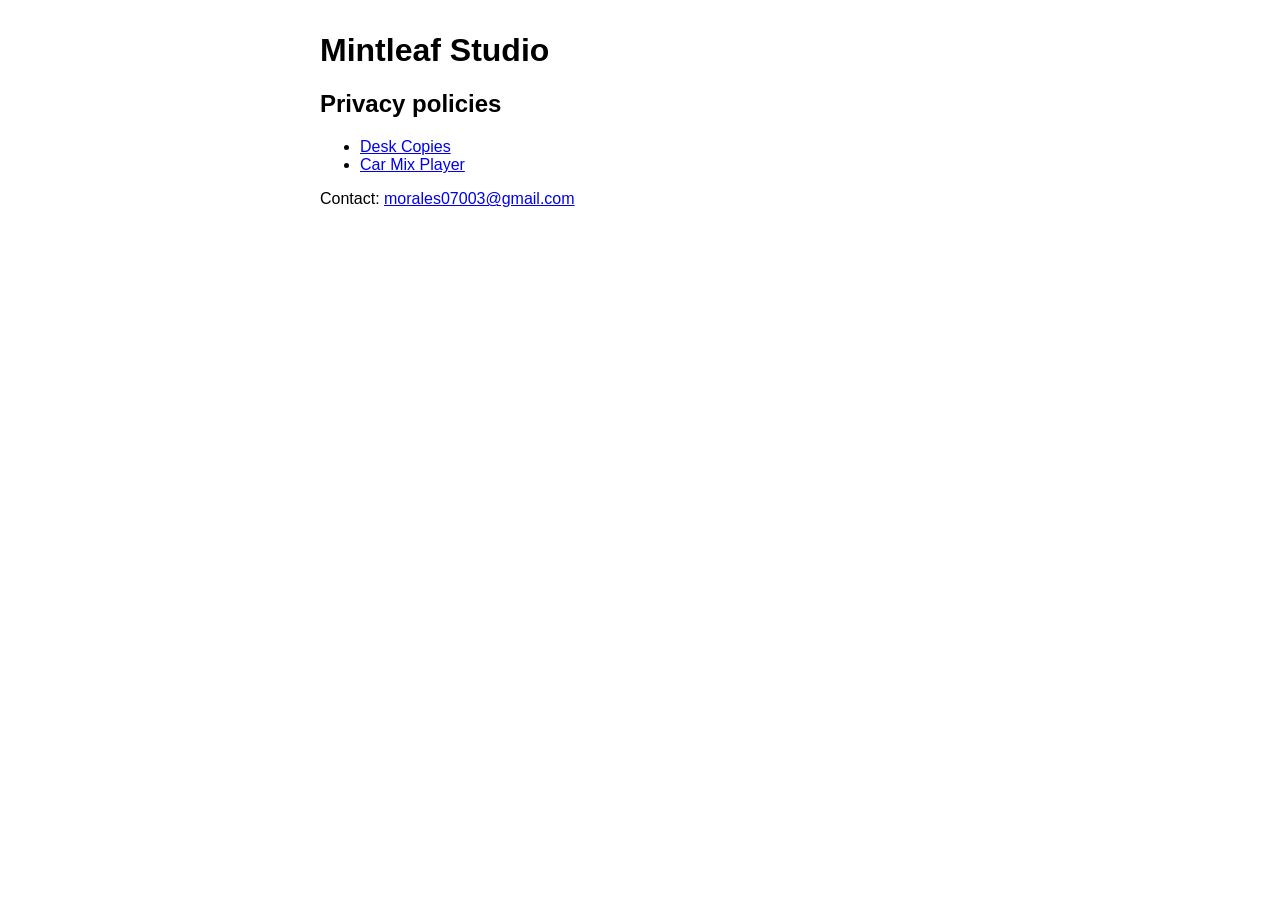
<file: index.html>
<!DOCTYPE html><html lang="en"><head><meta charset="utf-8"><meta name="viewport" content="width=device-width, initial-scale=1"><title>Mintleaf Studio — Legal</title></head>
<body style="font-family:sans-serif;max-width:40rem;margin:2rem auto;padding:0 1rem"><h1>Mintleaf Studio</h1><h2>Privacy policies</h2><ul><li><a href="desk-copies/privacy.html">Desk Copies</a></li><li><a href="car-mix-player/privacy.html">Car Mix Player</a></li></ul><p>Contact: <a href="mailto:morales07003@gmail.com">morales07003@gmail.com</a></p></body></html>
</file>
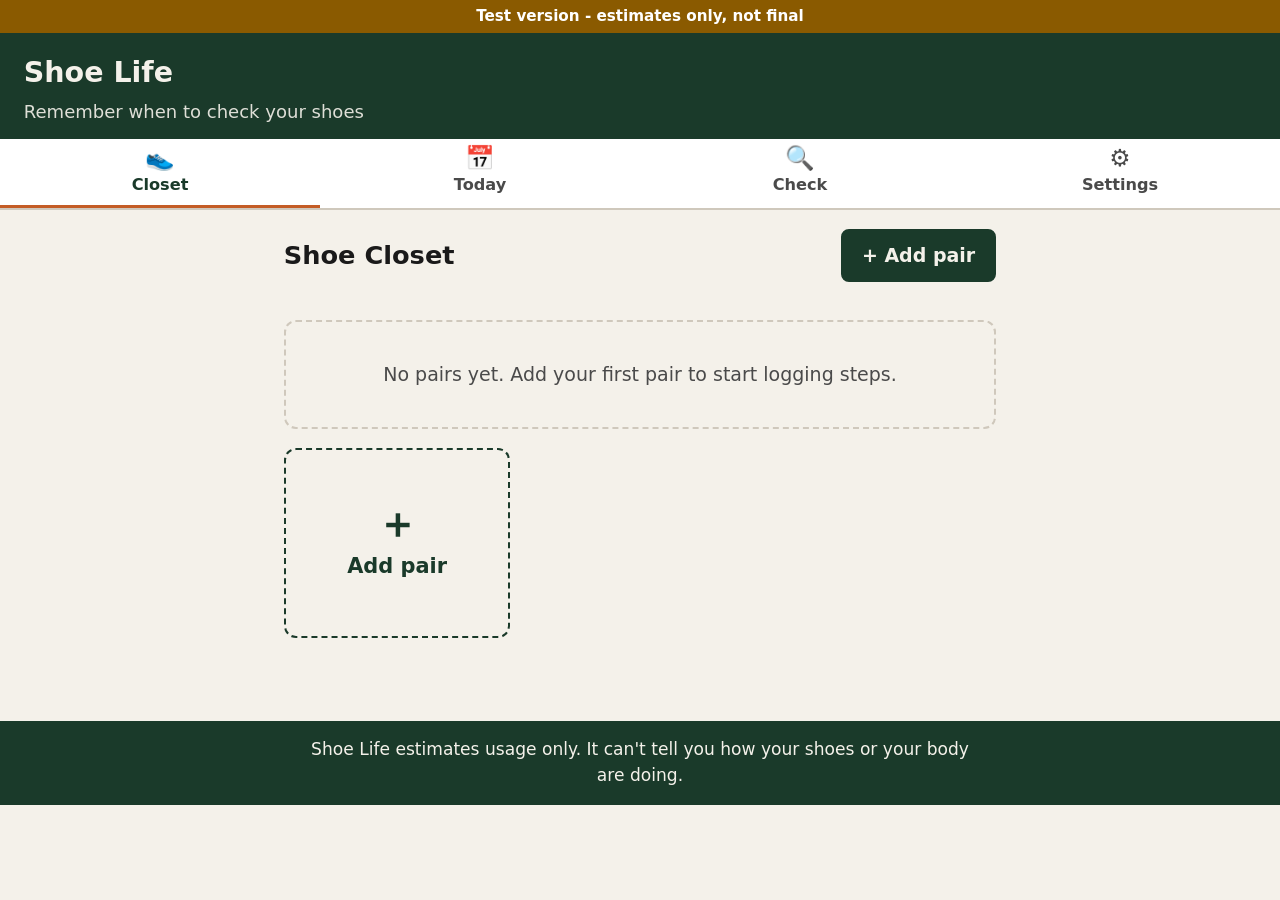
<file: shoe-life/index.html>
<!DOCTYPE html>
<html lang="en">
<head>
  <meta charset="utf-8">
  <meta name="viewport" content="width=device-width, initial-scale=1, viewport-fit=cover">
  <meta name="robots" content="noindex">
  <meta name="theme-color" content="#1a3a2a">
  <meta name="description" content="Shoe Life — on-device reminder to check your shoes. Estimates usage only.">
  <meta http-equiv="Content-Security-Policy" content="default-src 'self'; script-src 'self'; style-src 'self'; img-src 'self' data: blob:; connect-src 'self'; font-src 'self'; object-src 'none'; base-uri 'self'; form-action 'self'">
  <title>Shoe Life</title>
  <link rel="manifest" href="manifest.webmanifest">
  <link rel="stylesheet" href="styles.css">
  <link rel="icon" href="icons/icon.svg" type="image/svg+xml">
  <link rel="apple-touch-icon" href="icons/icon.svg">
</head>
<body>
  <a class="skip-link" href="#main">Skip to main content</a>
  <p class="test-banner" role="note">Test version - estimates only, not final</p>

  <header class="app-header">
    <h1 class="app-title">Shoe Life</h1>
    <p class="app-tagline">Remember when to check your shoes</p>
  </header>

  <nav class="tab-bar" role="navigation" aria-label="Main">
    <button type="button" class="tab active" data-view="home" aria-current="page">
      <span class="tab-icon" aria-hidden="true">👟</span>
      <span>Closet</span>
    </button>
    <button type="button" class="tab" data-view="today">
      <span class="tab-icon" aria-hidden="true">📅</span>
      <span>Today</span>
    </button>
    <button type="button" class="tab" data-view="check">
      <span class="tab-icon" aria-hidden="true">🔍</span>
      <span>Check</span>
    </button>
    <button type="button" class="tab" data-view="settings">
      <span class="tab-icon" aria-hidden="true">⚙️</span>
      <span>Settings</span>
    </button>
  </nav>

  <main id="main" class="main" tabindex="-1">
    <!-- Home: Shoe Closet grid -->
    <section id="view-home" class="view" aria-labelledby="home-heading">
      <div class="view-header">
        <h2 id="home-heading">Shoe Closet</h2>
        <button type="button" class="btn btn-primary" id="btn-add-pair">+ Add pair</button>
      </div>
      <div id="check-banners" class="banners" role="region" aria-label="Check prompts"></div>
      <p id="home-empty" class="empty-state hidden">No pairs yet. Add your first pair to start logging steps.</p>
      <div id="pair-list" class="closet-grid" aria-label="Your pairs"></div>

      <div id="wear-today" class="form-card wear-today hidden" role="region" aria-labelledby="wear-today-heading">
        <h3 id="wear-today-heading" class="subhead">Today</h3>
        <p id="wear-selected" class="wear-selected"></p>
        <label for="wear-steps">Steps today (manual entry)</label>
        <input type="number" id="wear-steps" min="0" max="100000" step="1" inputmode="numeric" placeholder="e.g. 8500">
        <button type="button" class="btn btn-primary btn-block" id="btn-wear-today">👟 Wearing These Today</button>
        <p id="wear-status" class="hint" role="status" aria-live="polite"></p>
        <p class="hint">All of today's steps go to the selected pair. Miles = steps ÷ 2,000 (display only). Automatic step syncing will come in the Android version.</p>
      </div>
    </section>

    <!-- Today: log steps -->
    <section id="view-today" class="view hidden" aria-labelledby="today-heading">
      <h2 id="today-heading">Log steps</h2>
      <p class="hint">Enter steps by hand for now. Automatic step syncing will come in the Android version.</p>
      <form id="form-log-steps" class="form-card">
        <label for="log-date">Date</label>
        <input type="date" id="log-date" required>

        <fieldset>
          <legend>How are you entering steps?</legend>
          <label class="radio-row"><input type="radio" name="log-source" value="manual" checked> Manual entry</label>
          <label class="radio-row"><input type="radio" name="log-source" value="shift"> Shift template</label>
          <label class="radio-row"><input type="radio" name="log-source" value="csv"> CSV import (stub)</label>
        </fieldset>

        <div id="manual-fields">
          <label for="log-steps">Steps today</label>
          <div class="input-row">
            <input type="number" id="log-steps" min="0" max="100000" step="1" inputmode="numeric" placeholder="e.g. 8500">
            <button type="button" class="btn btn-secondary" id="btn-same-usual" title="Use your usual daily steps">Same as usual</button>
          </div>
        </div>

        <div id="shift-fields" class="hidden">
          <label for="shift-template">Shift type</label>
          <select id="shift-template"></select>
          <p class="hint" id="shift-hint"></p>
        </div>

        <div id="csv-fields" class="hidden">
          <p class="hint">CSV import is a stub in v0.1. Pick a Google Fit / Samsung Health / Apple Health export when you have a fixture. Parsing stays on-device.</p>
          <label for="csv-file">CSV file</label>
          <input type="file" id="csv-file" accept=".csv,text/csv">
          <p id="csv-status" class="hint" role="status"></p>
        </div>

        <label for="log-standing">Standing hours (optional, estimate)</label>
        <input type="number" id="log-standing" min="0" max="24" step="0.5" inputmode="decimal" placeholder="e.g. 2">
        <p class="hint estimate-note">We count standing too; this is a rough guess (placeholder).</p>

        <label for="log-pair">Worn today</label>
        <select id="log-pair" required></select>

        <button type="submit" class="btn btn-primary btn-block">Save day log</button>
      </form>

      <h3 class="subhead">Recent logs</h3>
      <ul id="recent-logs" class="list-plain"></ul>
    </section>

    <!-- Check wizard -->
    <section id="view-check" class="view hidden" aria-labelledby="check-heading">
      <h2 id="check-heading">Check your shoes</h2>
      <p class="lede">A short look-and-press routine. Record what you see. This app cannot tell you how your shoes or your body are doing.</p>

      <form id="form-check" class="form-card">
        <label for="check-pair">Pair</label>
        <select id="check-pair" required></select>

        <fieldset>
          <legend>1. Look (about 20 seconds)</legend>
          <ul class="check-list">
            <li>Creasing in the midsole side walls</li>
            <li>Outsole worn through to foam</li>
            <li>Heel counter leaning</li>
          </ul>
        </fieldset>

        <fieldset>
          <legend>2. Press-test the heel</legend>
          <p class="hint">Press the heel foam with your thumb. Compare with how it felt when new, or with a new pair of the same model.</p>
        </fieldset>

        <fieldset id="visual-guide">
          <legend>Visual check guide (optional)</legend>
          <p class="hint">Three quick checks. Your answers suggest a result in step 4; you can always change it.</p>

          <h3 class="subhead">A. Crease test</h3>
          <svg class="vc-svg" viewBox="0 0 200 90" role="img" aria-labelledby="svg-crease-t"><title id="svg-crease-t">Side view of a shoe with deep lines in the midsole side wall</title>
<path d="M15 55 Q20 25 60 25 L110 30 Q150 30 175 45 Q190 52 185 60 L15 60 Z" fill="#e8efe9" stroke="#1a3a2a" stroke-width="3"/>
<rect x="12" y="60" width="176" height="18" rx="6" fill="#fff" stroke="#1a3a2a" stroke-width="3"/>
<path d="M70 62 q4 7 0 14 M85 62 q5 7 0 14 M100 62 q4 7 0 14" fill="none" stroke="#a33" stroke-width="3" stroke-linecap="round"/></svg>
          <p>Look at the side of the foam under the heel and forefoot. Are there deep creases that stay when the shoe is not being worn?</p>
          <div class="radio-group" role="radiogroup" aria-label="Crease test"><label class="radio-row"><input type="radio" name="vc-crease" value="no"> ✓ No deep creases</label><label class="radio-row"><input type="radio" name="vc-crease" value="some"> 👀 A few light creases</label><label class="radio-row"><input type="radio" name="vc-crease" value="yes"> ⚠️ Deep creases that stay</label><label class="radio-row"><input type="radio" name="vc-crease" value="skip" checked> Skip</label></div>

          <h3 class="subhead">B. Flat-table tilt test</h3>
          <svg class="vc-svg" viewBox="0 0 200 110" role="img" aria-labelledby="svg-tilt-t"><title id="svg-tilt-t">Back view of a shoe on a flat table, leaning to one side next to a straight dashed line</title>
<line x1="10" y1="95" x2="190" y2="95" stroke="#1a3a2a" stroke-width="4"/>
<line x1="100" y1="15" x2="100" y2="95" stroke="#555" stroke-width="2" stroke-dasharray="6 5"/>
<g transform="rotate(10 100 93)"><path d="M75 92 L75 40 Q75 20 100 20 Q125 20 125 40 L125 92 Z" fill="#e8efe9" stroke="#1a3a2a" stroke-width="3"/>
<rect x="70" y="78" width="60" height="15" rx="4" fill="#fff" stroke="#1a3a2a" stroke-width="3"/></g></svg>
          <p>Put the shoe on a flat table and look at it from behind at eye level. Does it lean to one side?</p>
          <div class="radio-group" role="radiogroup" aria-label="Tilt test"><label class="radio-row"><input type="radio" name="vc-tilt" value="no"> ✓ Sits straight</label><label class="radio-row"><input type="radio" name="vc-tilt" value="some"> 👀 Leans a little</label><label class="radio-row"><input type="radio" name="vc-tilt" value="yes"> ⚠️ Leans clearly</label><label class="radio-row"><input type="radio" name="vc-tilt" value="skip" checked> Skip</label></div>

          <h3 class="subhead">C. Thumb-press rebound</h3>
          <svg class="vc-svg" viewBox="0 0 200 90" role="img" aria-labelledby="svg-press-t"><title id="svg-press-t">A thumb pressing the heel foam of a shoe</title>
<path d="M20 50 Q25 25 70 25 L150 30 Q185 35 185 52 L20 55 Z" fill="#e8efe9" stroke="#1a3a2a" stroke-width="3"/>
<rect x="15" y="55" width="172" height="20" rx="6" fill="#fff" stroke="#1a3a2a" stroke-width="3"/>
<ellipse cx="35" cy="50" rx="13" ry="18" fill="#f3d9c4" stroke="#1a3a2a" stroke-width="3" transform="rotate(-25 35 50)"/>
<path d="M30 70 l-8 10 M40 70 l8 10" stroke="#1a3a2a" stroke-width="2"/></svg>
          <p>Press the heel foam firmly with your thumb, then let go. Compare with a newer pair if you have one. Does it feel flat or slow to spring back?</p>
          <div class="radio-group" role="radiogroup" aria-label="Thumb-press rebound"><label class="radio-row"><input type="radio" name="vc-press" value="no"> ✓ Springs back like new</label><label class="radio-row"><input type="radio" name="vc-press" value="some"> 👀 A bit softer or slower</label><label class="radio-row"><input type="radio" name="vc-press" value="yes"> ⚠️ Feels flat or stays pressed</label><label class="radio-row"><input type="radio" name="vc-press" value="skip" checked> Skip</label></div>
          <p id="vc-suggest" class="hint" role="status" aria-live="polite"></p>
        </fieldset>

        <fieldset>
          <legend>3. Optional gauge or durometer</legend>
          <label for="check-method">Method</label>
          <select id="check-method">
            <option value="visual">Visual only</option>
            <option value="press-test">Press-test</option>
            <option value="gauge">Shoe Life gauge (estimate bands)</option>
            <option value="durometer">Durometer reading</option>
          </select>
          <label for="check-reading">Reading (optional)</label>
          <input type="number" id="check-reading" step="0.1" inputmode="decimal" placeholder="e.g. depth mm or Shore A">
          <p class="hint estimate-note">Gauge bands are design targets, not validated. See GAUGE.md.</p>
        </fieldset>

        <fieldset>
          <legend>4. Result</legend>
          <label class="radio-row"><input type="radio" name="check-result" value="ok" checked> Looks fine for now</label>
          <label class="radio-row"><input type="radio" name="check-result" value="watch"> Worth a closer look</label>
          <label class="radio-row"><input type="radio" name="check-result" value="replace"> Consider replacing soon</label>
        </fieldset>

        <label for="check-note">Note (optional)</label>
        <textarea id="check-note" rows="2" maxlength="500"></textarea>

        <label class="check-row">
          <input type="checkbox" id="check-retire">
          Retire this pair after saving
        </label>

        <button type="submit" class="btn btn-primary btn-block">Save check</button>
      </form>
    </section>

    <!-- Settings -->
    <section id="view-settings" class="view hidden" aria-labelledby="settings-heading">
      <h2 id="settings-heading">Settings</h2>

      <form id="form-settings" class="form-card">
        <label for="weight-band">Body weight band (optional, estimate factor)</label>
        <select id="weight-band">
          <option value="">Not set</option>
          <option value="lt60">&lt; 60 kg (factor 0.9 — estimate)</option>
          <option value="60-80">60–80 kg (factor 1.0 — estimate)</option>
          <option value="80-100">80–100 kg (factor 1.1 — estimate)</option>
          <option value="gt100">&gt; 100 kg (factor 1.2 — estimate)</option>
        </select>
        <p class="hint estimate-note">Weight factors are placeholders. No published coefficient exists yet.</p>

        <label for="usual-steps">Usual daily steps</label>
        <input type="number" id="usual-steps" min="0" max="100000" step="1" inputmode="numeric" value="8000">

        <label for="default-threshold">Default check threshold (effective steps, estimate)</label>
        <input type="number" id="default-threshold" min="100000" max="2000000" step="10000" inputmode="numeric" value="700000">
        <p class="hint estimate-note">Default 700,000 steps (about 350 mi at 2,000 steps per mile) is a heuristic, not validated science. Foam type, age and weight band still adjust it. You can override per pair.</p>

        <h3 class="subhead">Shift templates</h3>
        <div id="shift-list"></div>
        <button type="button" class="btn btn-secondary" id="btn-add-shift">+ Add shift template</button>

        <button type="submit" class="btn btn-primary btn-block">Save settings</button>
      </form>

      <div class="form-card">
        <h3 class="subhead">Data</h3>
        <button type="button" class="btn btn-secondary btn-block" id="btn-export">Export JSON</button>
        <label class="btn btn-secondary btn-block file-label">
          Import JSON
          <input type="file" id="btn-import" accept="application/json,.json" hidden>
        </label>
        <button type="button" class="btn btn-danger btn-block" id="btn-wipe">Wipe all data</button>
        <p class="hint">Everything stays on this device. Export/import is a local file only.</p>
      </div>

      <p><a href="privacy.html">Privacy &amp; about (includes link disclosure)</a></p>
    </section>

    <!-- Add / edit pair dialog (inline panel) -->
    <section id="view-pair-form" class="view hidden" aria-labelledby="pair-form-heading">
      <h2 id="pair-form-heading">Add pair</h2>
      <form id="form-pair" class="form-card">
        <input type="hidden" id="pair-id">
        <label for="pair-nickname">Nickname</label>
        <input type="text" id="pair-nickname" required maxlength="60" placeholder="e.g. Daily Walkers">

        <fieldset class="photo-field">
          <legend>Photo (optional, stays on this device)</legend>
          <img id="pair-photo-preview" class="pair-photo-large hidden" alt="Photo preview">
          <div class="btn-row">
            <label class="btn btn-secondary file-label">📷 Take photo
              <input type="file" id="pair-photo-camera" accept="image/*" capture="environment" hidden>
            </label>
            <label class="btn btn-secondary file-label">🖼️ Choose file
              <input type="file" id="pair-photo" accept="image/*" hidden>
            </label>
          </div>
          <button type="button" class="btn btn-link hidden" id="btn-photo-remove">Remove photo</button>
          <p class="hint">Shrunk to about 512 px on this device and saved only here. Never uploaded.</p>
        </fieldset>

        <label for="pair-type">Type</label>
        <select id="pair-type" required>
          <option value="running">Running / max-cushion (typeFactor 1.0 — estimate)</option>
          <option value="walking">Walking / court (typeFactor 0.9 — estimate)</option>
          <option value="work">Work / nursing clog (typeFactor 0.8 — estimate)</option>
          <option value="casual">Casual / fashion (typeFactor 1.0 — estimate)</option>
        </select>
        <p class="hint estimate-note">Type factors are initial guesses. No published data supports these numbers yet.</p>

        <label for="pair-purchase">Purchase / start date</label>
        <input type="date" id="pair-purchase" required>

        <label for="pair-first-worn">Date first worn</label>
        <input type="date" id="pair-first-worn">
        <p class="hint estimate-note">After about 12 months we start lowering the estimate a little at a time, even with few steps (full effect by about 18–24 months). This is an estimate.</p>

        <label for="pair-foam">Foam type</label>
        <select id="pair-foam">
          <option value="standard">Standard foam — EVA (factor 1.0 — estimate)</option>
          <option value="super">Racing / super foam — PEBA, ETPU, e.g. ZoomX, Boost (factor 0.7 — estimate)</option>
          <option value="firm">Firm / PU / work shoe (factor 1.1 — estimate)</option>
          <option value="unsure">Unsure (factor 1.0 — estimate)</option>
        </select>
        <p class="hint estimate-note">Foam factors are placeholders, not validated. A lower factor means a check sooner.</p>

        <label for="pair-brand">Brand and model (optional, used only for the insole and shop searches)</label>
        <input type="text" id="pair-brand" maxlength="80" placeholder="e.g. Brand Model 3">

        <label for="pair-start-steps">Starting effective steps (usually 0)</label>
        <input type="number" id="pair-start-steps" min="0" value="0" step="1" inputmode="numeric">

        <label for="pair-threshold">Check threshold override (optional)</label>
        <input type="number" id="pair-threshold" min="100000" max="2000000" step="10000" inputmode="numeric" placeholder="Use default">

        <label for="pair-baseline">Baseline gauge reading (optional)</label>
        <input type="number" id="pair-baseline" step="0.1" inputmode="decimal" placeholder="When new">

        <div class="btn-row">
          <button type="button" class="btn btn-secondary" id="btn-pair-cancel">Cancel</button>
          <button type="submit" class="btn btn-primary">Save pair</button>
        </div>
      </form>
    </section>

    <!-- Pair detail -->
    <section id="view-pair-detail" class="view hidden" aria-labelledby="pair-detail-heading">
      <button type="button" class="btn btn-link" id="btn-detail-back">← Back to pairs</button>
      <h2 id="pair-detail-heading">Pair</h2>
      <div id="pair-detail-body"></div>
    </section>
  </main>

  <footer class="app-footer" role="contentinfo">
    <p>Shoe Life estimates usage only. It can't tell you how your shoes or your body are doing.</p>
  </footer>

  <div id="toast" class="toast hidden" role="status" aria-live="polite"></div>

  <script src="app.js" defer></script>
</body>
</html>
</file>
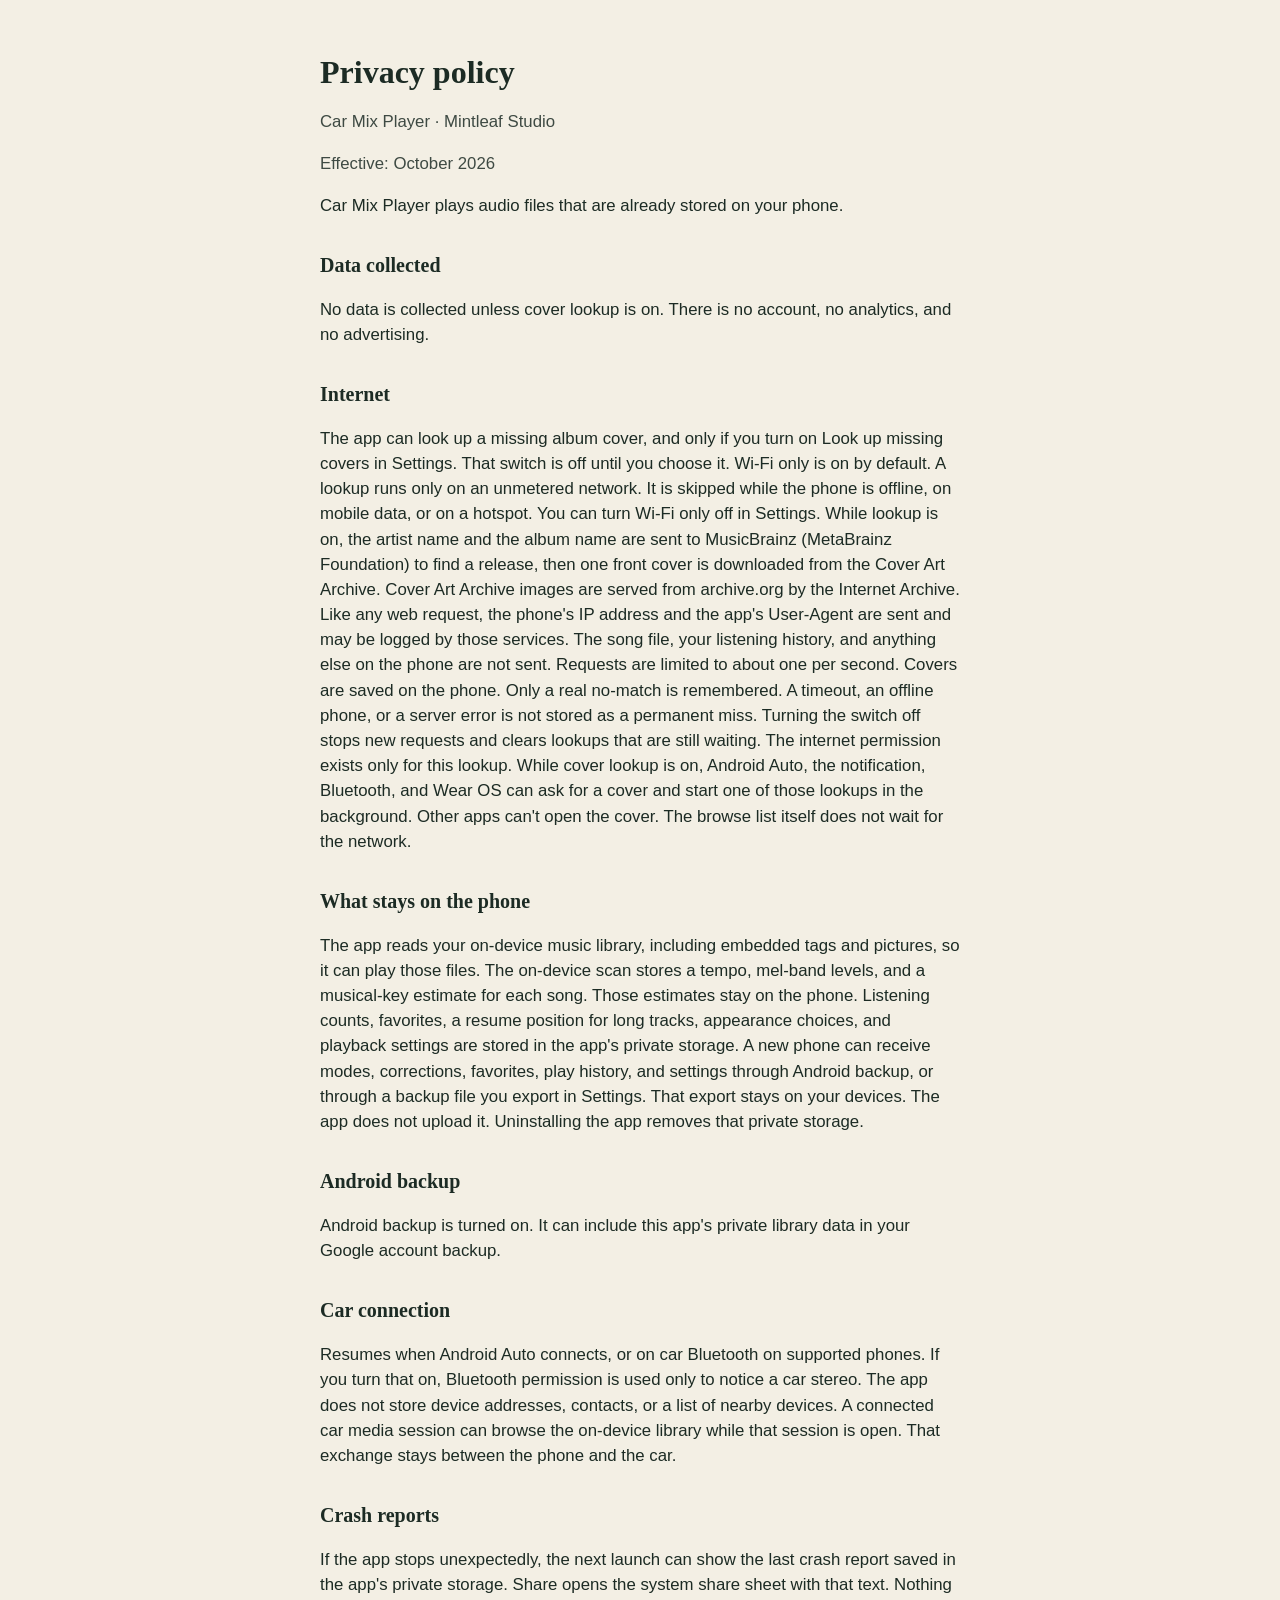
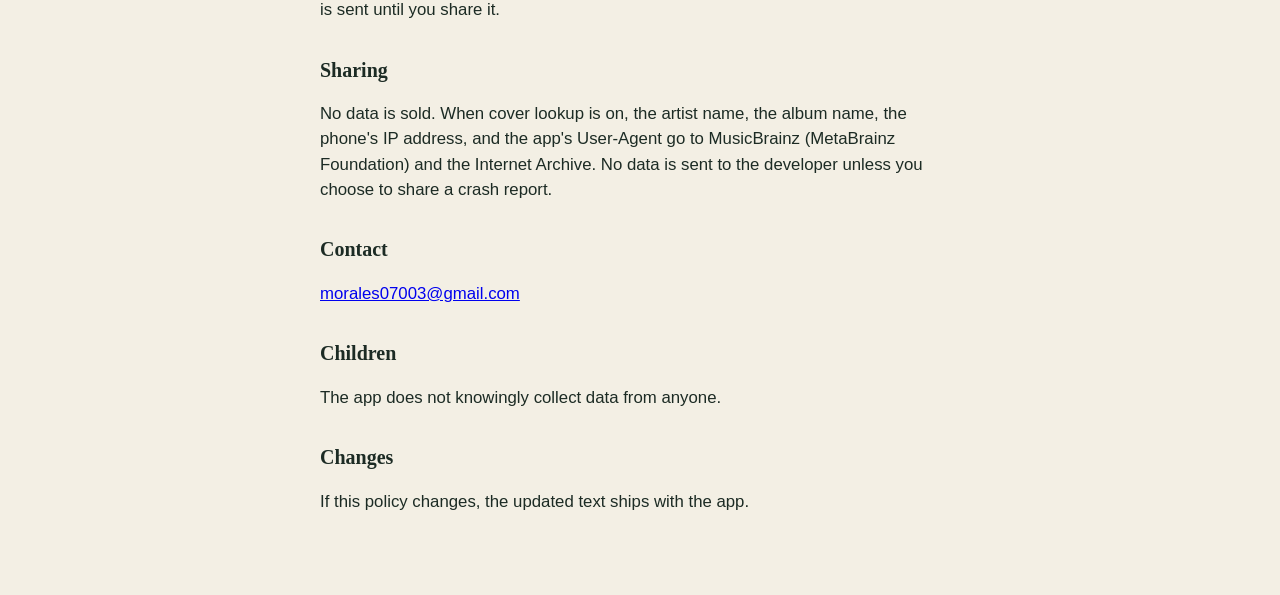
<file: car-mix-player/privacy.html>
<!DOCTYPE html>
<html lang="en">
<head>
  <meta charset="utf-8">
  <meta name="viewport" content="width=device-width, initial-scale=1">
  <title>Privacy policy — Car Mix Player</title>
  <style>
    :root { color-scheme: light dark; }
    body {
      margin: 0;
      font-family: Georgia, "Iowan Old Style", "Palatino Linotype", Palatino, serif;
      line-height: 1.5;
      background: #f3efe4;
      color: #1c2b24;
    }
    main {
      max-width: 40rem;
      margin: 0 auto;
      padding: 2rem 1.25rem 4rem;
    }
    h1 { font-size: 2rem; line-height: 1.2; margin-bottom: 0.25rem; }
    h2 { font-size: 1.25rem; margin-top: 2rem; }
    p, li { font-family: "Segoe UI", Roboto, Helvetica, Arial, sans-serif; font-size: 1.05rem; }
    .meta { color: #3e4a43; }
    @media (prefers-color-scheme: dark) {
      body { background: #121614; color: #e7e2d6; }
      .meta { color: #c9d0cb; }
    }
  </style>
</head>
<body>
  <main>
    <h1>Privacy policy</h1>
    <p class="meta">Car Mix Player · Mintleaf Studio</p>
    <p class="meta">Effective: October 2026</p>
    <p>Car Mix Player plays audio files that are already stored on your phone.</p>

    <h2>Data collected</h2>
    <p>No data is collected unless cover lookup is on. There is no account, no analytics, and no advertising.</p>

    <h2>Internet</h2>
    <p>The app can look up a missing album cover, and only if you turn on Look up missing covers in Settings. That switch is off until you choose it. Wi-Fi only is on by default. A lookup runs only on an unmetered network. It is skipped while the phone is offline, on mobile data, or on a hotspot. You can turn Wi-Fi only off in Settings. While lookup is on, the artist name and the album name are sent to MusicBrainz (MetaBrainz Foundation) to find a release, then one front cover is downloaded from the Cover Art Archive. Cover Art Archive images are served from archive.org by the Internet Archive. Like any web request, the phone's IP address and the app's User-Agent are sent and may be logged by those services. The song file, your listening history, and anything else on the phone are not sent. Requests are limited to about one per second. Covers are saved on the phone. Only a real no-match is remembered. A timeout, an offline phone, or a server error is not stored as a permanent miss. Turning the switch off stops new requests and clears lookups that are still waiting. The internet permission exists only for this lookup. While cover lookup is on, Android Auto, the notification, Bluetooth, and Wear OS can ask for a cover and start one of those lookups in the background. Other apps can't open the cover. The browse list itself does not wait for the network.</p>

    <h2>What stays on the phone</h2>
    <p>The app reads your on-device music library, including embedded tags and pictures, so it can play those files. The on-device scan stores a tempo, mel-band levels, and a musical-key estimate for each song. Those estimates stay on the phone. Listening counts, favorites, a resume position for long tracks, appearance choices, and playback settings are stored in the app's private storage. A new phone can receive modes, corrections, favorites, play history, and settings through Android backup, or through a backup file you export in Settings. That export stays on your devices. The app does not upload it. Uninstalling the app removes that private storage.</p>

    <h2>Android backup</h2>
    <p>Android backup is turned on. It can include this app's private library data in your Google account backup.</p>

    <h2>Car connection</h2>
    <p>Resumes when Android Auto connects, or on car Bluetooth on supported phones. If you turn that on, Bluetooth permission is used only to notice a car stereo. The app does not store device addresses, contacts, or a list of nearby devices. A connected car media session can browse the on-device library while that session is open. That exchange stays between the phone and the car.</p>

    <h2>Crash reports</h2>
    <p>If the app stops unexpectedly, the next launch can show the last crash report saved in the app's private storage. Share opens the system share sheet with that text. Nothing is sent until you share it.</p>

    <h2>Sharing</h2>
    <p>No data is sold. When cover lookup is on, the artist name, the album name, the phone's IP address, and the app's User-Agent go to MusicBrainz (MetaBrainz Foundation) and the Internet Archive. No data is sent to the developer unless you choose to share a crash report.</p>

    <h2>Contact</h2>
    <p><a href="mailto:morales07003@gmail.com">morales07003@gmail.com</a></p>

    <h2>Children</h2>
    <p>The app does not knowingly collect data from anyone.</p>

    <h2>Changes</h2>
    <p>If this policy changes, the updated text ships with the app.</p>
  </main>
</body>
</html>
</file>
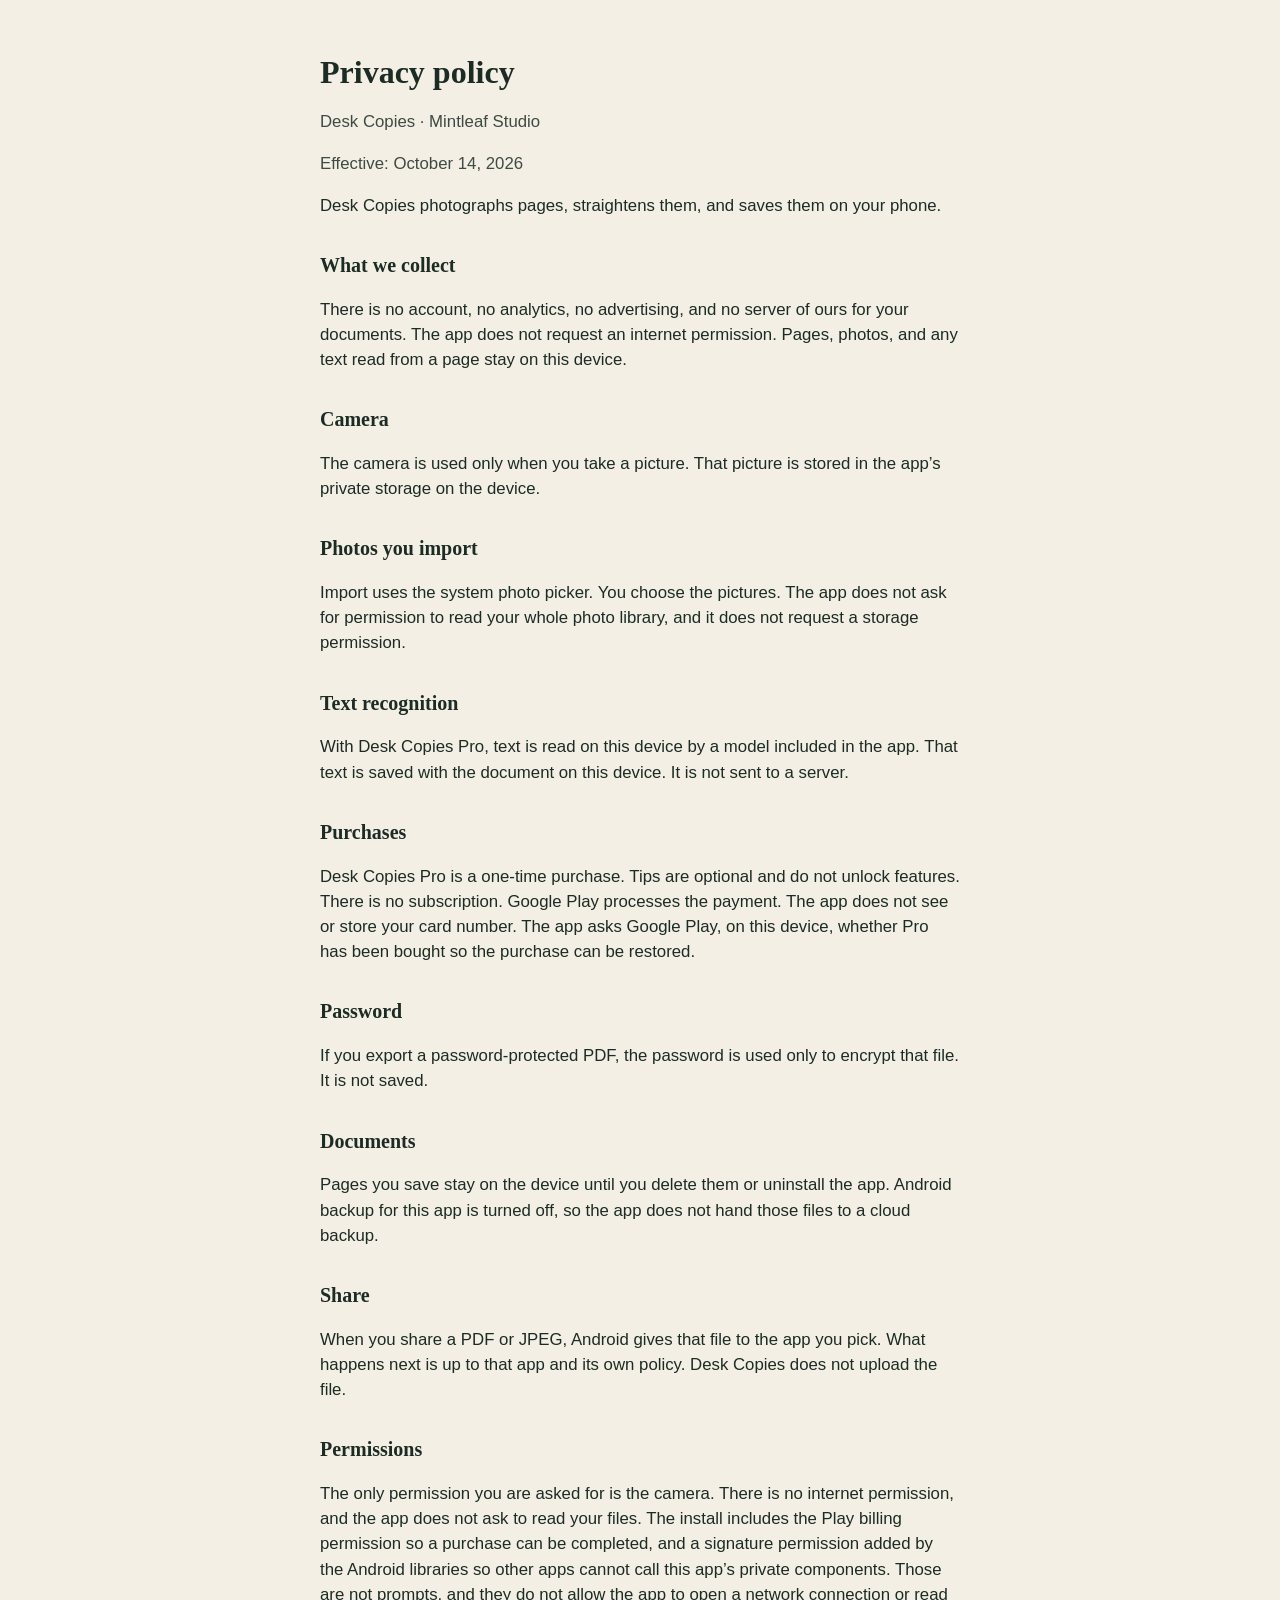
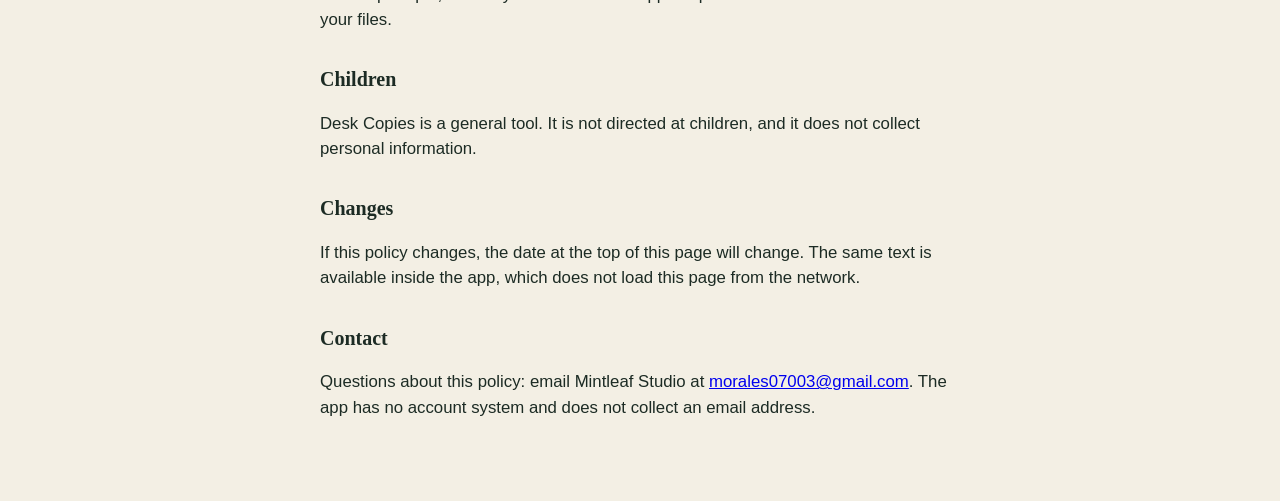
<file: desk-copies/privacy.html>
<!DOCTYPE html>
<html lang="en">
<head>
  <meta charset="utf-8">
  <meta name="viewport" content="width=device-width, initial-scale=1">
  <title>Privacy policy — Desk Copies</title>
  <style>
    :root { color-scheme: light dark; }
    body {
      margin: 0;
      font-family: Georgia, "Iowan Old Style", "Palatino Linotype", Palatino, serif;
      line-height: 1.5;
      background: #f3efe4;
      color: #1c2b24;
    }
    main {
      max-width: 40rem;
      margin: 0 auto;
      padding: 2rem 1.25rem 4rem;
    }
    h1 { font-size: 2rem; line-height: 1.2; margin-bottom: 0.25rem; }
    h2 { font-size: 1.25rem; margin-top: 2rem; }
    p, li { font-family: "Segoe UI", Roboto, Helvetica, Arial, sans-serif; font-size: 1.05rem; }
    .meta { color: #3e4a43; }
    @media (prefers-color-scheme: dark) {
      body { background: #121614; color: #e7e2d6; }
      .meta { color: #c9d0cb; }
    }
  </style>
</head>
<body>
  <main>
    <h1>Privacy policy</h1>
    <p class="meta">Desk Copies · Mintleaf Studio</p>
    <p class="meta">Effective: October 14, 2026</p>
    <p>Desk Copies photographs pages, straightens them, and saves them on your phone.</p>

    <h2>What we collect</h2>
    <p>There is no account, no analytics, no advertising, and no server of ours for your documents. The app does not request an internet permission. Pages, photos, and any text read from a page stay on this device.</p>

    <h2>Camera</h2>
    <p>The camera is used only when you take a picture. That picture is stored in the app’s private storage on the device.</p>

    <h2>Photos you import</h2>
    <p>Import uses the system photo picker. You choose the pictures. The app does not ask for permission to read your whole photo library, and it does not request a storage permission.</p>

    <h2>Text recognition</h2>
    <p>With Desk Copies Pro, text is read on this device by a model included in the app. That text is saved with the document on this device. It is not sent to a server.</p>

    <h2>Purchases</h2>
    <p>Desk Copies Pro is a one-time purchase. Tips are optional and do not unlock features. There is no subscription. Google Play processes the payment. The app does not see or store your card number. The app asks Google Play, on this device, whether Pro has been bought so the purchase can be restored.</p>

    <h2>Password</h2>
    <p>If you export a password-protected PDF, the password is used only to encrypt that file. It is not saved.</p>

    <h2>Documents</h2>
    <p>Pages you save stay on the device until you delete them or uninstall the app. Android backup for this app is turned off, so the app does not hand those files to a cloud backup.</p>

    <h2>Share</h2>
    <p>When you share a PDF or JPEG, Android gives that file to the app you pick. What happens next is up to that app and its own policy. Desk Copies does not upload the file.</p>

    <h2>Permissions</h2>
    <p>The only permission you are asked for is the camera. There is no internet permission, and the app does not ask to read your files. The install includes the Play billing permission so a purchase can be completed, and a signature permission added by the Android libraries so other apps cannot call this app’s private components. Those are not prompts, and they do not allow the app to open a network connection or read your files.</p>

    <h2>Children</h2>
    <p>Desk Copies is a general tool. It is not directed at children, and it does not collect personal information.</p>

    <h2>Changes</h2>
    <p>If this policy changes, the date at the top of this page will change. The same text is available inside the app, which does not load this page from the network.</p>

    <h2>Contact</h2>
    <p>Questions about this policy: email Mintleaf Studio at <a href="mailto:morales07003@gmail.com">morales07003@gmail.com</a>. The app has no account system and does not collect an email address.</p>
  </main>
</body>
</html>
</file>
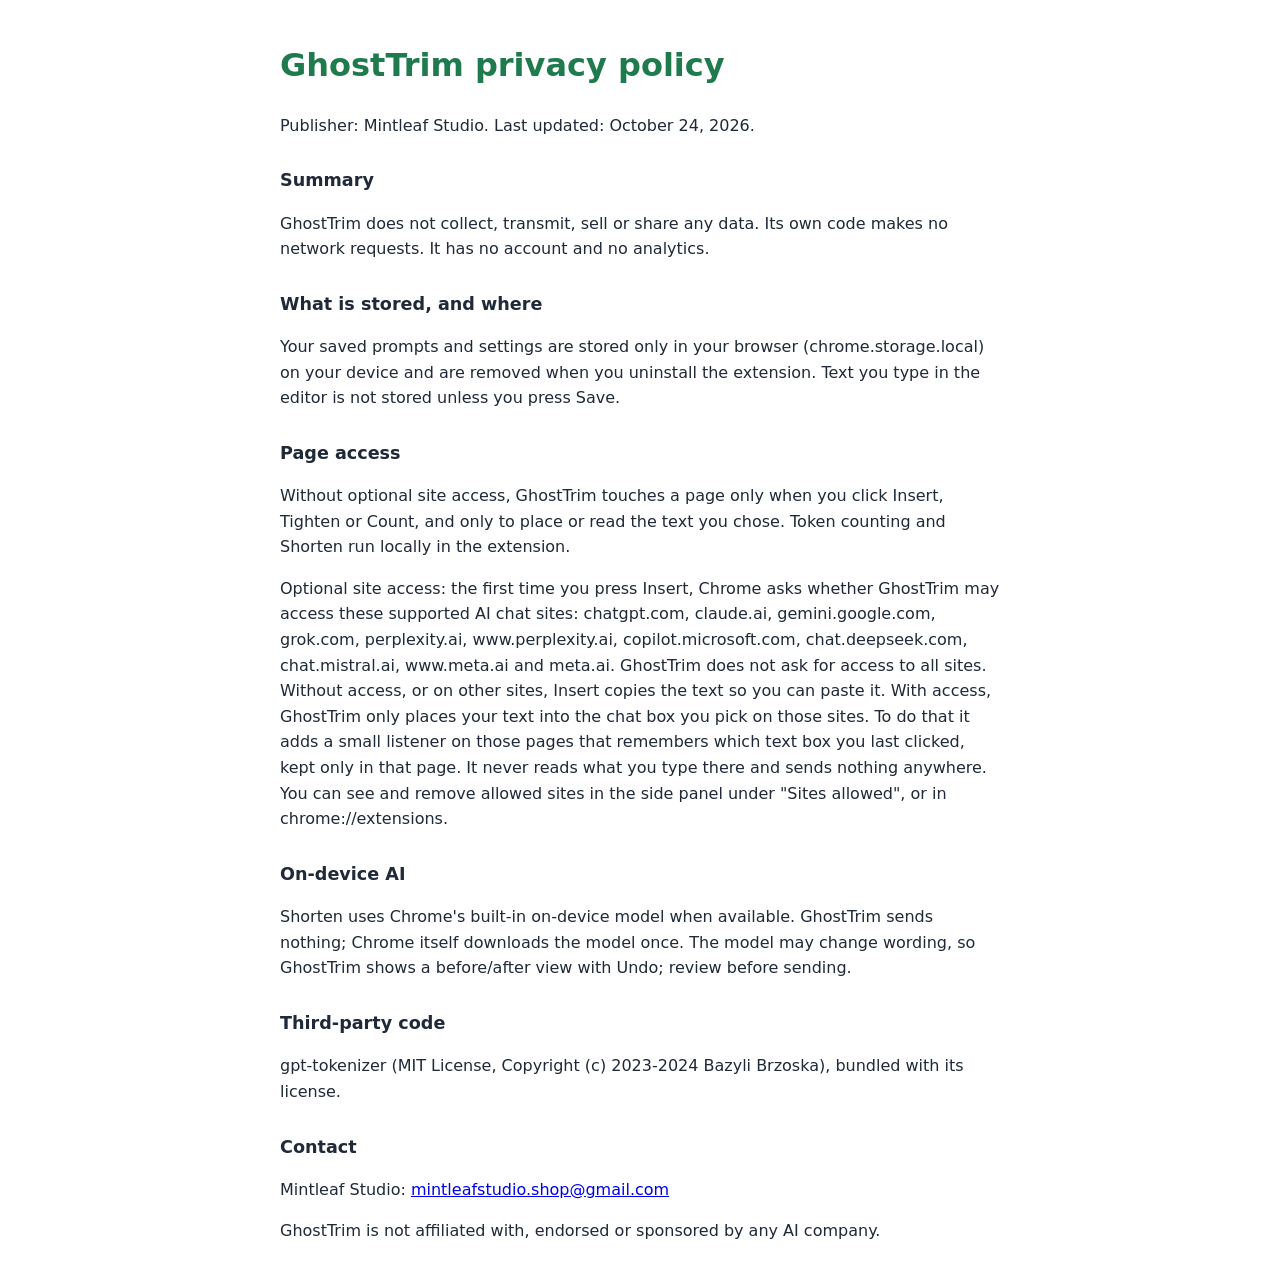
<file: ghosttrim/privacy.html>
<!doctype html>
<html lang="en"><head><meta charset="utf-8"><meta name="viewport" content="width=device-width,initial-scale=1">
<title>GhostTrim privacy policy - Mintleaf Studio</title>
<style>body{font:16px/1.6 system-ui,sans-serif;max-width:720px;margin:40px auto;padding:0 20px;color:#1F2937}h1{color:#1F7A4D}h2{font-size:1.1em;margin-top:1.6em}</style></head>
<body>
<h1>GhostTrim privacy policy</h1>
<p>Publisher: Mintleaf Studio. Last updated: October 24, 2026.</p>
<h2>Summary</h2>
<p>GhostTrim does not collect, transmit, sell or share any data. Its own code makes no network requests. It has no account and no analytics.</p>
<h2>What is stored, and where</h2>
<p>Your saved prompts and settings are stored only in your browser (chrome.storage.local) on your device and are removed when you uninstall the extension. Text you type in the editor is not stored unless you press Save.</p>
<h2>Page access</h2>
<p>Without optional site access, GhostTrim touches a page only when you click Insert, Tighten or Count, and only to place or read the text you chose. Token counting and Shorten run locally in the extension.</p>
<p>Optional site access: the first time you press Insert, Chrome asks whether GhostTrim may access these supported AI chat sites: chatgpt.com, claude.ai, gemini.google.com, grok.com, perplexity.ai, www.perplexity.ai, copilot.microsoft.com, chat.deepseek.com, chat.mistral.ai, www.meta.ai and meta.ai. GhostTrim does not ask for access to all sites. Without access, or on other sites, Insert copies the text so you can paste it. With access, GhostTrim only places your text into the chat box you pick on those sites. To do that it adds a small listener on those pages that remembers which text box you last clicked, kept only in that page. It never reads what you type there and sends nothing anywhere. You can see and remove allowed sites in the side panel under "Sites allowed", or in chrome://extensions.</p>
<h2>On-device AI</h2>
<p>Shorten uses Chrome's built-in on-device model when available. GhostTrim sends nothing; Chrome itself downloads the model once. The model may change wording, so GhostTrim shows a before/after view with Undo; review before sending.</p>
<h2>Third-party code</h2>
<p>gpt-tokenizer (MIT License, Copyright (c) 2023-2024 Bazyli Brzoska), bundled with its license.</p>
<h2>Contact</h2>
<p>Mintleaf Studio: <a href="mailto:mintleafstudio.shop@gmail.com">mintleafstudio.shop@gmail.com</a></p>
<p>GhostTrim is not affiliated with, endorsed or sponsored by any AI company.</p>
</body></html>
</file>
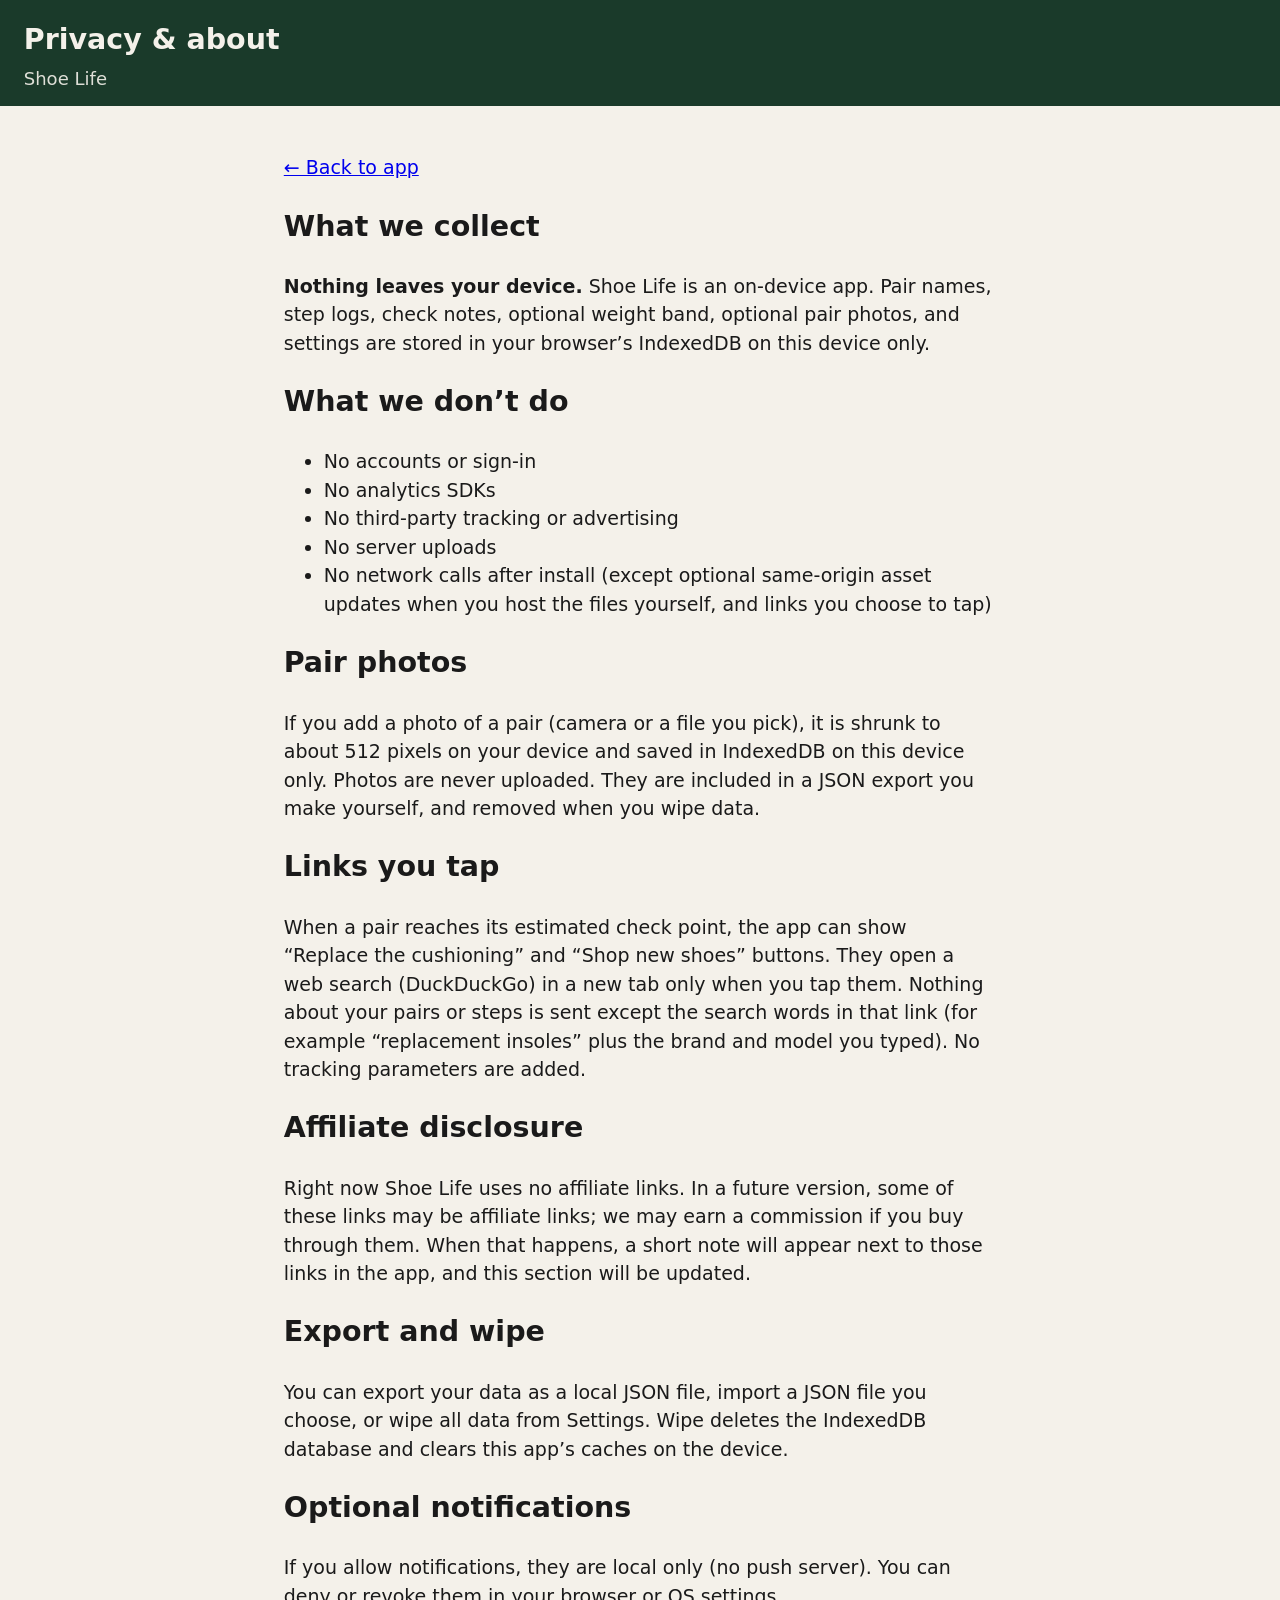
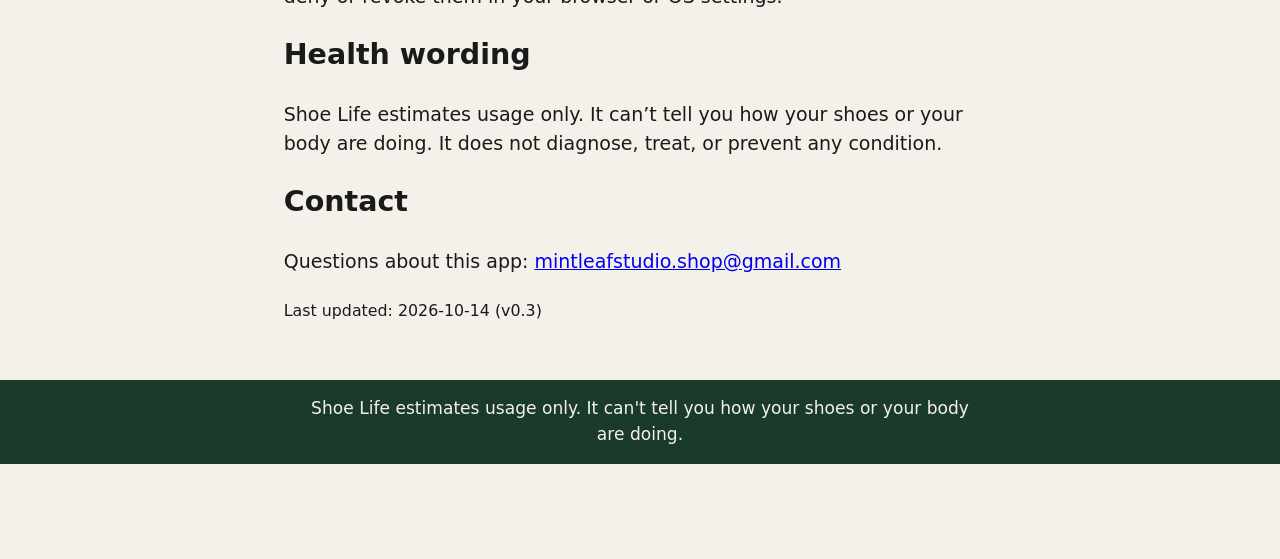
<file: shoe-life/privacy.html>
<!DOCTYPE html>
<html lang="en">
<head>
  <meta charset="utf-8">
  <meta name="viewport" content="width=device-width, initial-scale=1">
  <meta name="robots" content="noindex">
  <meta http-equiv="Content-Security-Policy" content="default-src 'self'; style-src 'self'; img-src 'self'; connect-src 'none'; font-src 'self'; object-src 'none'">
  <title>Privacy &amp; about — Shoe Life</title>
  <link rel="stylesheet" href="styles.css">
</head>
<body>
  <header class="app-header">
    <h1 class="app-title">Privacy &amp; about</h1>
    <p class="app-tagline">Shoe Life</p>
  </header>
  <main class="main privacy-main">
    <p><a href="index.html">← Back to app</a></p>
    <h2>What we collect</h2>
    <p><strong>Nothing leaves your device.</strong> Shoe Life is an on-device app. Pair names, step logs, check notes, optional weight band, optional pair photos, and settings are stored in your browser’s IndexedDB on this device only.</p>
    <h2>What we don’t do</h2>
    <ul>
      <li>No accounts or sign-in</li>
      <li>No analytics SDKs</li>
      <li>No third-party tracking or advertising</li>
      <li>No server uploads</li>
      <li>No network calls after install (except optional same-origin asset updates when you host the files yourself, and links you choose to tap)</li>
    </ul>
    <h2>Pair photos</h2>
    <p>If you add a photo of a pair (camera or a file you pick), it is shrunk to about 512 pixels on your device and saved in IndexedDB on this device only. Photos are never uploaded. They are included in a JSON export you make yourself, and removed when you wipe data.</p>
    <h2>Links you tap</h2>
    <p>When a pair reaches its estimated check point, the app can show “Replace the cushioning” and “Shop new shoes” buttons. They open a web search (DuckDuckGo) in a new tab only when you tap them. Nothing about your pairs or steps is sent except the search words in that link (for example “replacement insoles” plus the brand and model you typed). No tracking parameters are added.</p>
    <h2 id="affiliate-disclosure">Affiliate disclosure</h2>
    <p>Right now Shoe Life uses no affiliate links. In a future version, some of these links may be affiliate links; we may earn a commission if you buy through them. When that happens, a short note will appear next to those links in the app, and this section will be updated.</p>
    <h2>Export and wipe</h2>
    <p>You can export your data as a local JSON file, import a JSON file you choose, or wipe all data from Settings. Wipe deletes the IndexedDB database and clears this app’s caches on the device.</p>
    <h2>Optional notifications</h2>
    <p>If you allow notifications, they are local only (no push server). You can deny or revoke them in your browser or OS settings.</p>
    <h2>Health wording</h2>
    <p>Shoe Life estimates usage only. It can’t tell you how your shoes or your body are doing. It does not diagnose, treat, or prevent any condition.</p>
    <h2>Contact</h2>
    <p>Questions about this app: <a href="mailto:mintleafstudio.shop@gmail.com">mintleafstudio.shop@gmail.com</a></p>
    <p><small>Last updated: 2026-10-14 (v0.3)</small></p>
  </main>
  <footer class="app-footer" role="contentinfo">
    <p>Shoe Life estimates usage only. It can't tell you how your shoes or your body are doing.</p>
  </footer>
</body>
</html>
</file>
<file: shoe-life/styles.css>
/* Shoe Life PWA v0.3 (base v0.1) — WCAG-minded, large text, big tap targets */

:root {
  --bg: #f4f1ea;
  --surface: #ffffff;
  --ink: #1a1a1a;
  --muted: #4a4a4a;
  --brand: #1a3a2a;
  --brand-fg: #f4f1ea;
  --accent: #c45c26;
  --ok: #1a5c3a;
  --watch: #8a5a00;
  --replace: #8a1f1f;
  --border: #cfc8bc;
  --focus: #005fcc;
  --danger: #8a1f1f;
  --radius: 12px;
  --tap: 48px;
  --font: system-ui, -apple-system, "Segoe UI", Roboto, "Helvetica Neue", Arial, sans-serif;
  --space: 1rem;
}

*, *::before, *::after { box-sizing: border-box; }

html {
  font-size: 112.5%; /* 18px base */
  -webkit-text-size-adjust: 100%;
}

body {
  margin: 0;
  font-family: var(--font);
  color: var(--ink);
  background: var(--bg);
  line-height: 1.5;
  min-height: 100dvh;
  display: flex;
  flex-direction: column;
  padding-bottom: calc(var(--tap) + 2.5rem);
}

.skip-link {
  position: absolute;
  left: -9999px;
  top: 0;
  background: var(--brand);
  color: var(--brand-fg);
  padding: 0.75rem 1rem;
  z-index: 100;
}
.skip-link:focus { left: 0; }

.test-banner {
  margin: 0;
  flex-shrink: 0;
  padding: 0.35rem 1rem;
  background: var(--watch);
  color: #fff;
  font-size: 0.8rem;
  line-height: 1.3;
  font-weight: 600;
  text-align: center;
}

.app-header {
  background: var(--brand);
  color: var(--brand-fg);
  padding: 1rem 1.25rem 0.75rem;
}
.app-title {
  margin: 0;
  font-size: 1.5rem;
  font-weight: 700;
}
.app-tagline {
  margin: 0.15rem 0 0;
  font-size: 0.95rem;
  opacity: 0.9;
}

.tab-bar {
  display: grid;
  grid-template-columns: repeat(4, 1fr);
  gap: 0;
  background: var(--surface);
  border-bottom: 2px solid var(--border);
  position: sticky;
  top: 0;
  z-index: 10;
}
.tab {
  min-height: var(--tap);
  border: none;
  background: transparent;
  color: var(--muted);
  font: inherit;
  font-size: 0.85rem;
  font-weight: 600;
  display: flex;
  flex-direction: column;
  align-items: center;
  justify-content: center;
  gap: 0.15rem;
  padding: 0.4rem 0.25rem;
  cursor: pointer;
  border-bottom: 3px solid transparent;
}
.tab.active {
  color: var(--brand);
  border-bottom-color: var(--accent);
}
.tab:focus-visible {
  outline: 3px solid var(--focus);
  outline-offset: -3px;
}
.tab-icon { font-size: 1.25rem; line-height: 1; }

.main {
  flex: 1;
  padding: 1rem 1.25rem 2rem;
  max-width: 40rem;
  width: 100%;
  margin: 0 auto;
}

.view.hidden, .hidden { display: none !important; }

.view-header {
  display: flex;
  align-items: center;
  justify-content: space-between;
  gap: 0.75rem;
  margin-bottom: 1rem;
}
.view-header h2, .view h2 {
  margin: 0 0 0.75rem;
  font-size: 1.35rem;
}
.view-header h2 { margin: 0; }

.lede { color: var(--muted); margin-top: 0; }
.subhead { font-size: 1.1rem; margin: 1.25rem 0 0.5rem; }
.hint { font-size: 0.95rem; color: var(--muted); margin: 0.35rem 0 0.75rem; }
.estimate-note {
  border-left: 4px solid var(--accent);
  padding-left: 0.65rem;
  background: #fff8f0;
  padding-top: 0.35rem;
  padding-bottom: 0.35rem;
}

.banners { display: flex; flex-direction: column; gap: 0.75rem; margin-bottom: 1rem; }
.banner {
  background: #fff8e6;
  border: 2px solid var(--watch);
  border-radius: var(--radius);
  padding: 0.85rem 1rem;
  display: flex;
  gap: 0.75rem;
  align-items: flex-start;
}
.banner.urgent {
  background: #fceaea;
  border-color: var(--replace);
}
.banner-icon { font-size: 1.5rem; flex-shrink: 0; }
.banner p { margin: 0; }
.banner strong { display: block; }

.card-list { display: flex; flex-direction: column; gap: 0.85rem; }
.pair-card {
  background: var(--surface);
  border: 2px solid var(--border);
  border-radius: var(--radius);
  padding: 1rem;
  text-align: left;
  width: 100%;
  font: inherit;
  color: inherit;
  cursor: pointer;
}
.pair-card:focus-visible {
  outline: 3px solid var(--focus);
  outline-offset: 2px;
}
.pair-card-top {
  display: flex;
  justify-content: space-between;
  align-items: baseline;
  gap: 0.5rem;
}
.pair-name { font-weight: 700; font-size: 1.15rem; margin: 0; }
.pair-meta { color: var(--muted); font-size: 0.95rem; margin: 0.25rem 0 0.75rem; }
.status-pill {
  font-size: 0.8rem;
  font-weight: 700;
  padding: 0.2rem 0.55rem;
  border-radius: 999px;
  border: 2px solid;
}
.status-pill.active { color: var(--ok); border-color: var(--ok); background: #e8f5ee; }
.status-pill.retired { color: var(--muted); border-color: var(--border); background: #eee; }

.usage-bar-wrap { margin-top: 0.5rem; }
.usage-label {
  display: flex;
  align-items: center;
  gap: 0.4rem;
  font-weight: 600;
  margin-bottom: 0.35rem;
}
.usage-track {
  height: 1rem;
  background: #e5e0d6;
  border-radius: 999px;
  overflow: hidden;
  border: 1px solid var(--border);
}
.usage-fill {
  height: 100%;
  background: var(--ok);
  min-width: 0;
  transition: width 0.2s ease;
}
.usage-fill.mid { background: var(--watch); }
.usage-fill.high { background: var(--replace); }

.form-card {
  background: var(--surface);
  border: 2px solid var(--border);
  border-radius: var(--radius);
  padding: 1rem;
  margin-bottom: 1rem;
}
label, legend {
  display: block;
  font-weight: 600;
  margin: 0.85rem 0 0.35rem;
}
legend { padding: 0; }
fieldset {
  border: 2px solid var(--border);
  border-radius: var(--radius);
  margin: 0.85rem 0;
  padding: 0.65rem 0.85rem 0.85rem;
}
.radio-row, .check-row {
  display: flex;
  align-items: center;
  gap: 0.65rem;
  font-weight: 500;
  min-height: var(--tap);
  margin: 0;
  cursor: pointer;
}
.radio-row input, .check-row input {
  width: 1.35rem;
  height: 1.35rem;
  flex-shrink: 0;
}

input[type="text"],
input[type="number"],
input[type="date"],
input[type="file"],
select,
textarea {
  width: 100%;
  min-height: var(--tap);
  font: inherit;
  font-size: 1rem;
  padding: 0.55rem 0.75rem;
  border: 2px solid var(--border);
  border-radius: 8px;
  background: #fff;
  color: var(--ink);
}
textarea { min-height: 5rem; resize: vertical; }
input:focus-visible,
select:focus-visible,
textarea:focus-visible,
button:focus-visible {
  outline: 3px solid var(--focus);
  outline-offset: 2px;
}

.input-row {
  display: flex;
  gap: 0.5rem;
  align-items: stretch;
}
.input-row input { flex: 1; }

.btn {
  min-height: var(--tap);
  padding: 0.55rem 1rem;
  font: inherit;
  font-weight: 700;
  border-radius: 8px;
  border: 2px solid transparent;
  cursor: pointer;
  display: inline-flex;
  align-items: center;
  justify-content: center;
  gap: 0.35rem;
}
.btn-primary {
  background: var(--brand);
  color: var(--brand-fg);
  border-color: var(--brand);
}
.btn-secondary {
  background: var(--surface);
  color: var(--brand);
  border-color: var(--brand);
}
.btn-danger {
  background: #fff;
  color: var(--danger);
  border-color: var(--danger);
}
.btn-link {
  background: none;
  border: none;
  color: var(--brand);
  text-decoration: underline;
  font-weight: 600;
  min-height: var(--tap);
  padding: 0.25rem 0;
  cursor: pointer;
}
.btn-block { width: 100%; margin-top: 0.75rem; }
.btn-row {
  display: flex;
  gap: 0.75rem;
  margin-top: 1rem;
}
.btn-row .btn { flex: 1; }
.file-label { cursor: pointer; }

.check-list { margin: 0.25rem 0 0; padding-left: 1.25rem; }
.check-list li { margin-bottom: 0.35rem; }

.list-plain {
  list-style: none;
  margin: 0;
  padding: 0;
}
.list-plain li {
  background: var(--surface);
  border: 1px solid var(--border);
  border-radius: 8px;
  padding: 0.75rem 1rem;
  margin-bottom: 0.5rem;
}

.empty-state {
  text-align: center;
  color: var(--muted);
  padding: 2rem 1rem;
  border: 2px dashed var(--border);
  border-radius: var(--radius);
}

.app-footer {
  background: var(--brand);
  color: var(--brand-fg);
  padding: 0.85rem 1.25rem;
  font-size: 0.9rem;
  text-align: center;
}
.app-footer p { margin: 0; max-width: 36rem; margin-inline: auto; }

.toast {
  position: fixed;
  bottom: calc(var(--tap) + 1rem);
  left: 50%;
  transform: translateX(-50%);
  background: var(--ink);
  color: #fff;
  padding: 0.75rem 1.25rem;
  border-radius: 999px;
  font-weight: 600;
  z-index: 50;
  max-width: 90vw;
}
.toast.hidden { display: none; }

.detail-stats {
  display: grid;
  gap: 0.5rem;
  margin: 1rem 0;
}
.detail-stats dt { font-weight: 700; }
.detail-stats dd { margin: 0 0 0.5rem; color: var(--muted); }

.pair-thumb {
  width: 72px;
  height: 72px;
  object-fit: cover;
  border-radius: 8px;
  border: 2px solid var(--border);
  float: right;
  margin-left: 0.75rem;
}

.shift-row {
  display: flex;
  gap: 0.5rem;
  margin-bottom: 0.5rem;
  align-items: center;
}
.shift-row input { flex: 1; }

@media (min-width: 600px) {
  html { font-size: 118.75%; }
}

/* v0.2 additions */
.visually-hidden { position:absolute; width:1px; height:1px; overflow:hidden; clip:rect(0 0 0 0); white-space:nowrap; }
.vc-svg { display:block; width:100%; max-width:320px; height:auto; margin:0.5rem 0; }
.banner.tip { border-left-style: dashed; }
.shop-link { display:inline-flex; align-items:center; gap:0.4rem; min-height:48px; text-decoration:none; margin:0.25rem 0 0.75rem; }
.radio-group { margin-bottom: 0.5rem; }

/* v0.3: Shoe Closet grid */
.closet-grid {
  display: grid;
  grid-template-columns: repeat(auto-fill, minmax(9rem, 1fr));
  gap: 0.85rem;
  margin-bottom: 1rem;
}
.closet-card {
  display: flex;
  flex-direction: column;
  background: var(--surface);
  border: 2px solid var(--border);
  border-radius: var(--radius);
  overflow: hidden;
}
.closet-card.selected { border-color: var(--accent); box-shadow: 0 0 0 3px var(--accent); }
.closet-card.retired { opacity: 0.75; }
.closet-select {
  display: flex;
  flex-direction: column;
  align-items: stretch;
  text-align: left;
  width: 100%;
  min-height: var(--tap);
  padding: 0;
  margin: 0;
  border: none;
  background: transparent;
  color: inherit;
  font: inherit;
  cursor: pointer;
  flex: 1;
}
.closet-select:focus-visible { outline: 3px solid var(--focus); outline-offset: -3px; }
.closet-photo {
  display: block;
  width: 100%;
  aspect-ratio: 4 / 3;
  object-fit: cover;
  background: #e8efe9;
}
.photo-placeholder {
  display: flex;
  align-items: center;
  justify-content: center;
  font-size: 3rem;
}
.closet-body { display: flex; flex-direction: column; gap: 0.3rem; padding: 0.7rem 0.75rem 0.8rem; }
.closet-body .pair-name { display: block; font-size: 1.1rem; }
.closet-body .pair-meta { display: block; margin: 0; font-size: 0.9rem; }
.pair-miles { display: block; font-size: 1rem; }
.pair-miles strong { font-size: 1.2rem; }
.closet-body .usage-bar-wrap { display: block; margin-top: 0.2rem; }
.closet-body .usage-label { display: block; font-size: 0.88rem; font-weight: 600; }
.closet-body .usage-track { display: block; }
.closet-body .usage-fill { display: block; }
.selected-pill {
  align-self: flex-start;
  background: var(--accent);
  color: #fff;
  font-size: 0.8rem;
  font-weight: 700;
  padding: 0.15rem 0.55rem;
  border-radius: 999px;
}
.closet-details { margin: 0 0.75rem 0.75rem; }
.closet-add {
  min-height: 10rem;
  border: 2px dashed var(--brand);
  border-radius: var(--radius);
  background: transparent;
  color: var(--brand);
  font: inherit;
  font-weight: 700;
  font-size: 1.1rem;
  display: flex;
  flex-direction: column;
  align-items: center;
  justify-content: center;
  gap: 0.3rem;
  cursor: pointer;
}
.closet-add-plus { font-size: 2.2rem; line-height: 1; }
.closet-add:focus-visible { outline: 3px solid var(--focus); outline-offset: 2px; }

.wear-today .subhead { margin-top: 0; }
.wear-selected { font-weight: 700; font-size: 1.1rem; margin: 0.25rem 0; }
#btn-wear-today { font-size: 1.15rem; min-height: 56px; }
#btn-wear-today:disabled { opacity: 0.5; cursor: not-allowed; }

/* v0.3: check-point alert card — visually distinct, friendly */
.checkpoint-alert {
  background: #fff6e0;
  border: 3px solid var(--accent);
  border-radius: var(--radius);
  padding: 1rem 1.1rem;
  margin-bottom: 0.85rem;
  box-shadow: 0 3px 0 rgba(196, 92, 38, 0.25);
}
.ca-head { display: flex; align-items: center; gap: 0.6rem; }
.ca-icon { font-size: 2rem; line-height: 1; }
.checkpoint-alert h3 { margin: 0; font-size: 1.35rem; color: var(--brand); }
.checkpoint-alert p { margin: 0.6rem 0; }
.ca-actions { display: flex; flex-direction: column; gap: 0.6rem; margin-top: 0.75rem; }
.ca-actions .btn, .ca-actions .shop-link { width: 100%; margin: 0; min-height: var(--tap); }
.affiliate-disclosure { font-size: 0.85rem; }

.pair-photo-large {
  display: block;
  width: 100%;
  max-width: 320px;
  height: auto;
  border-radius: var(--radius);
  border: 2px solid var(--border);
  margin: 0.5rem 0;
}
.photo-field .btn-row { margin-top: 0.5rem; }
.closet-body .status-pill { align-self: flex-start; }
.privacy-main { padding-top: 1.5rem; }
</file>
